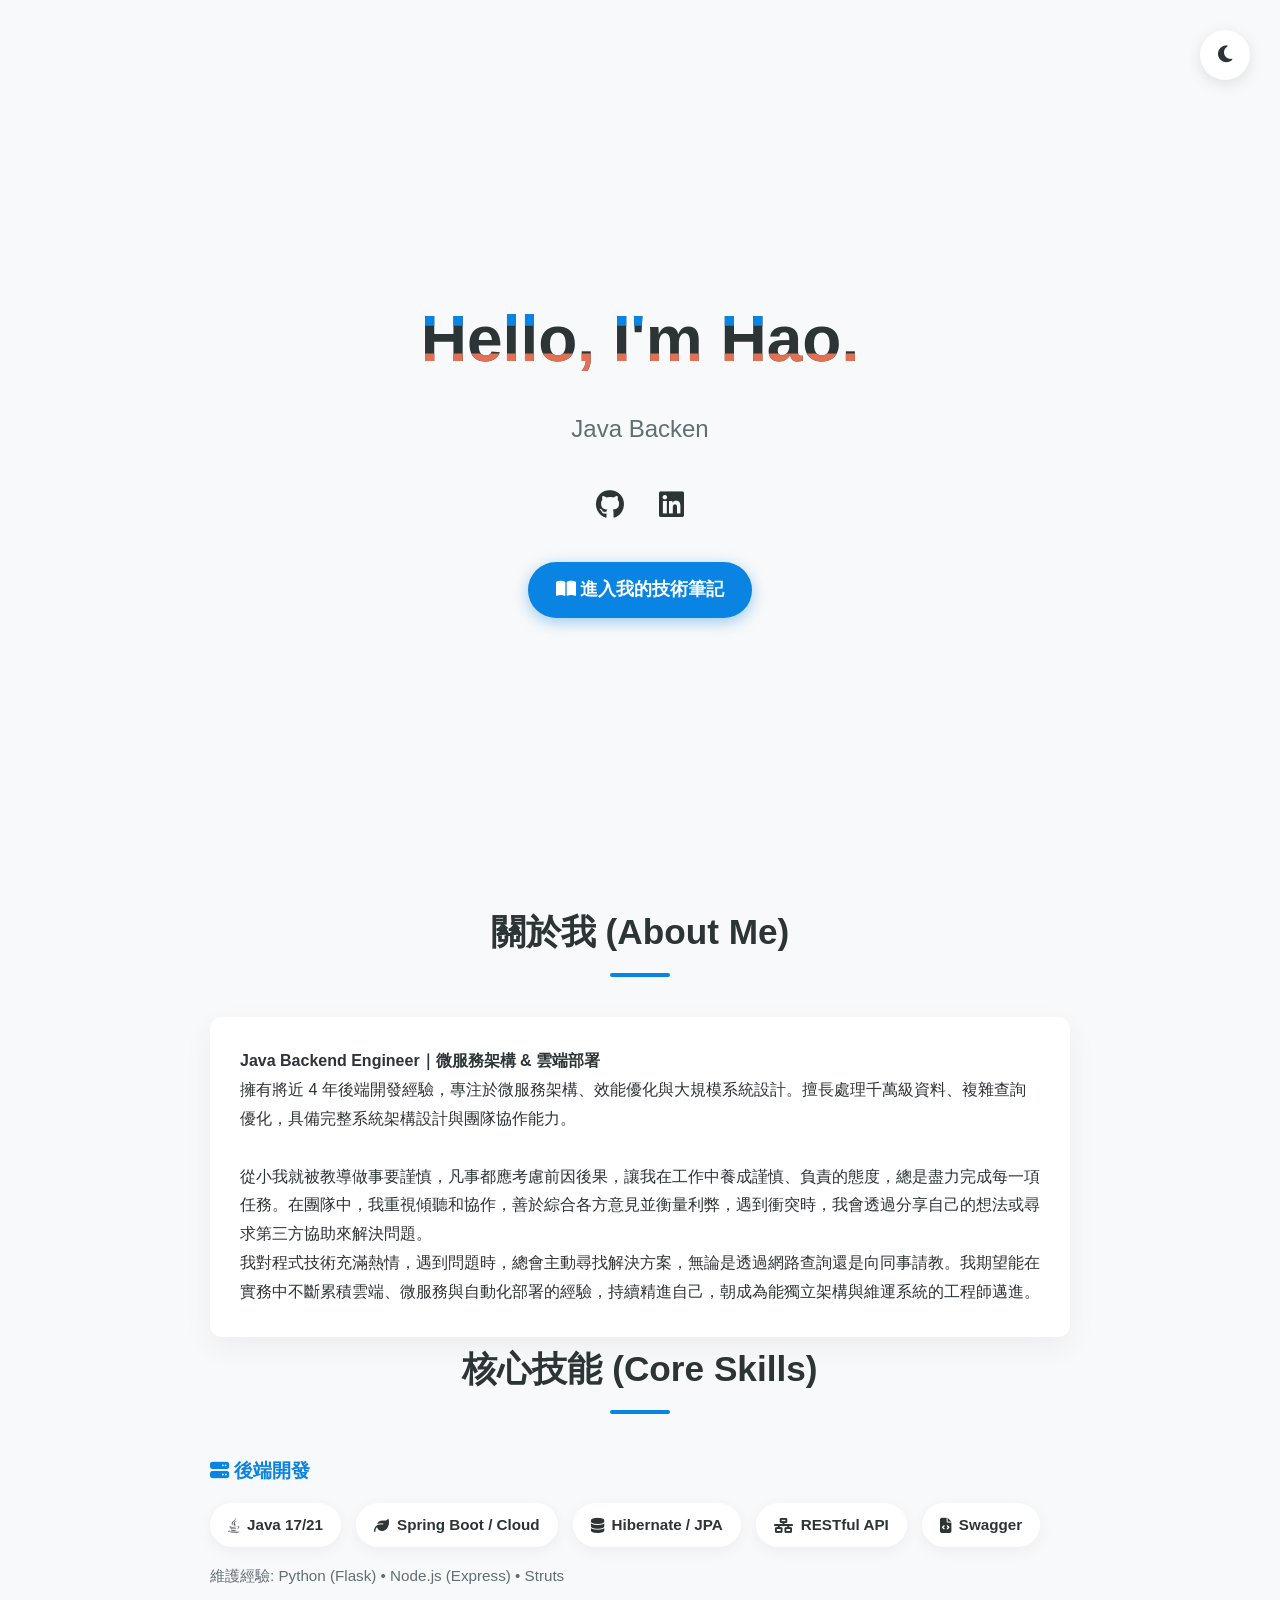
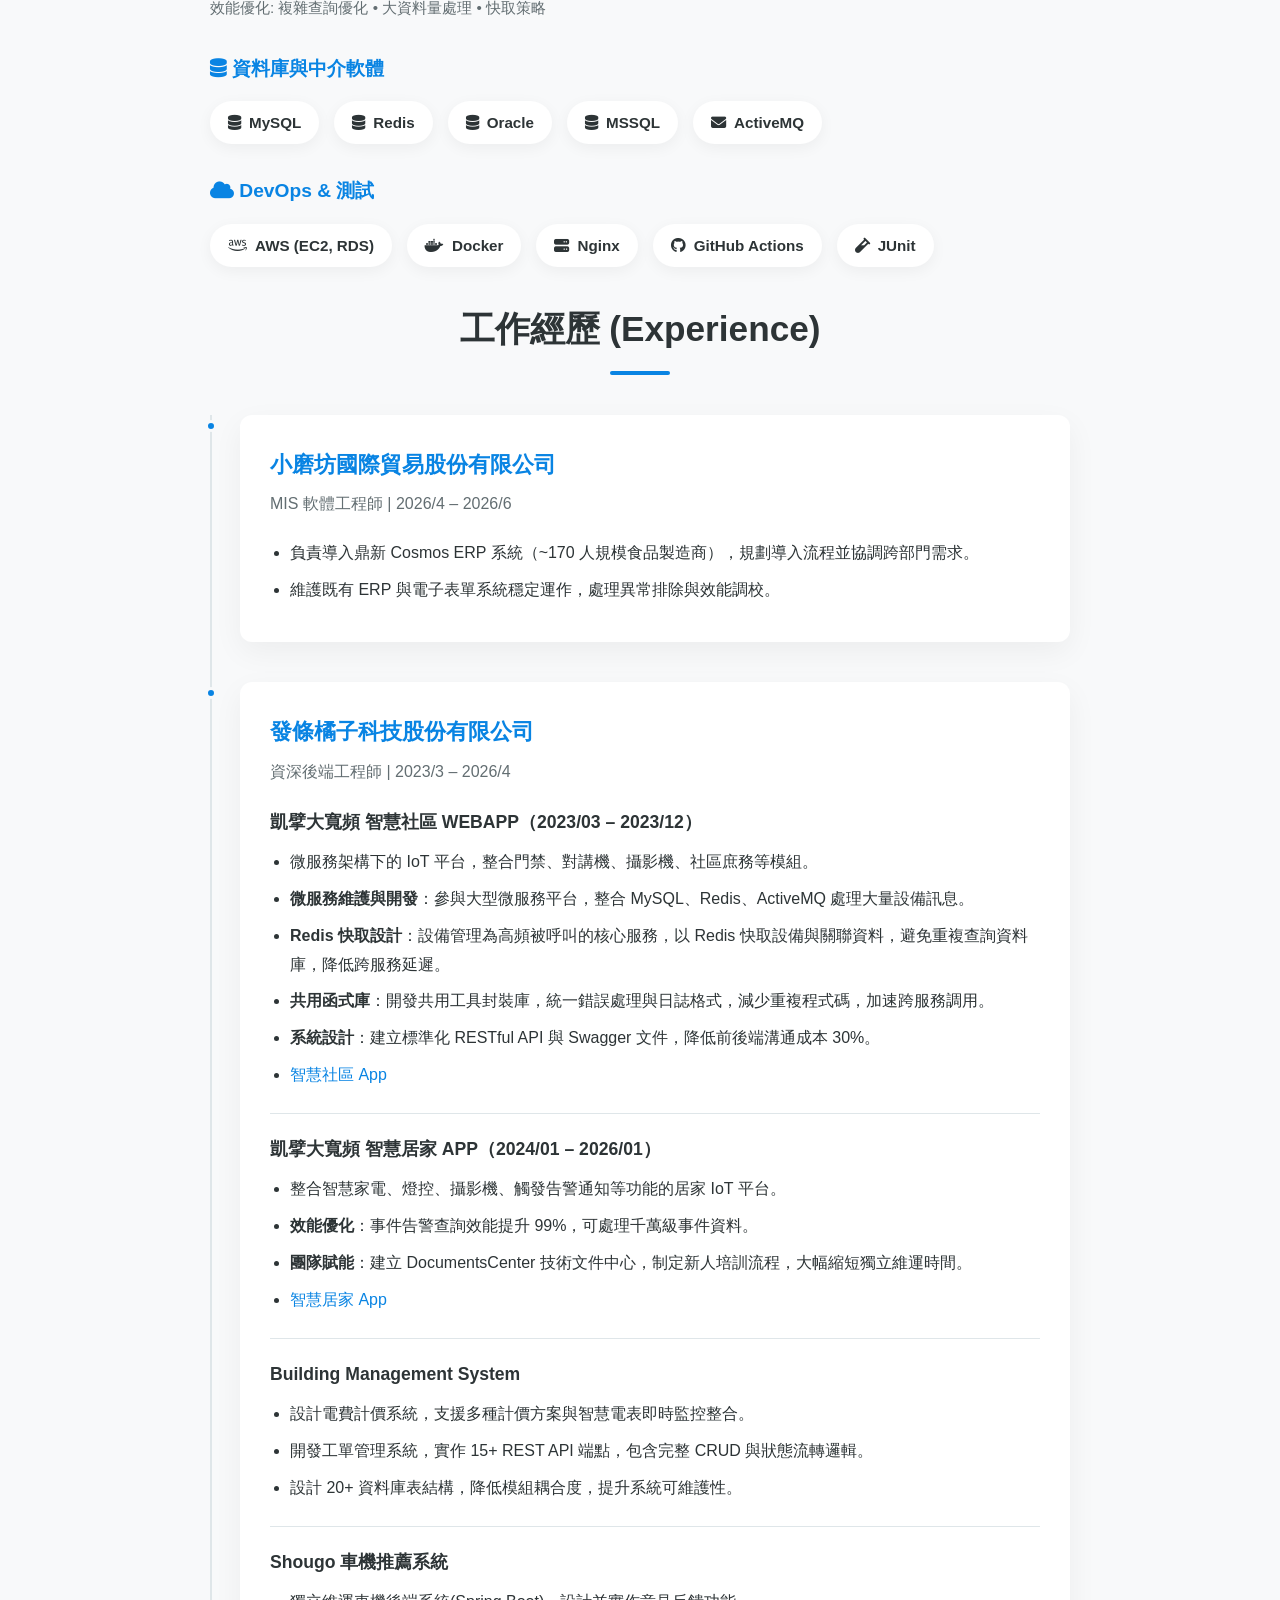
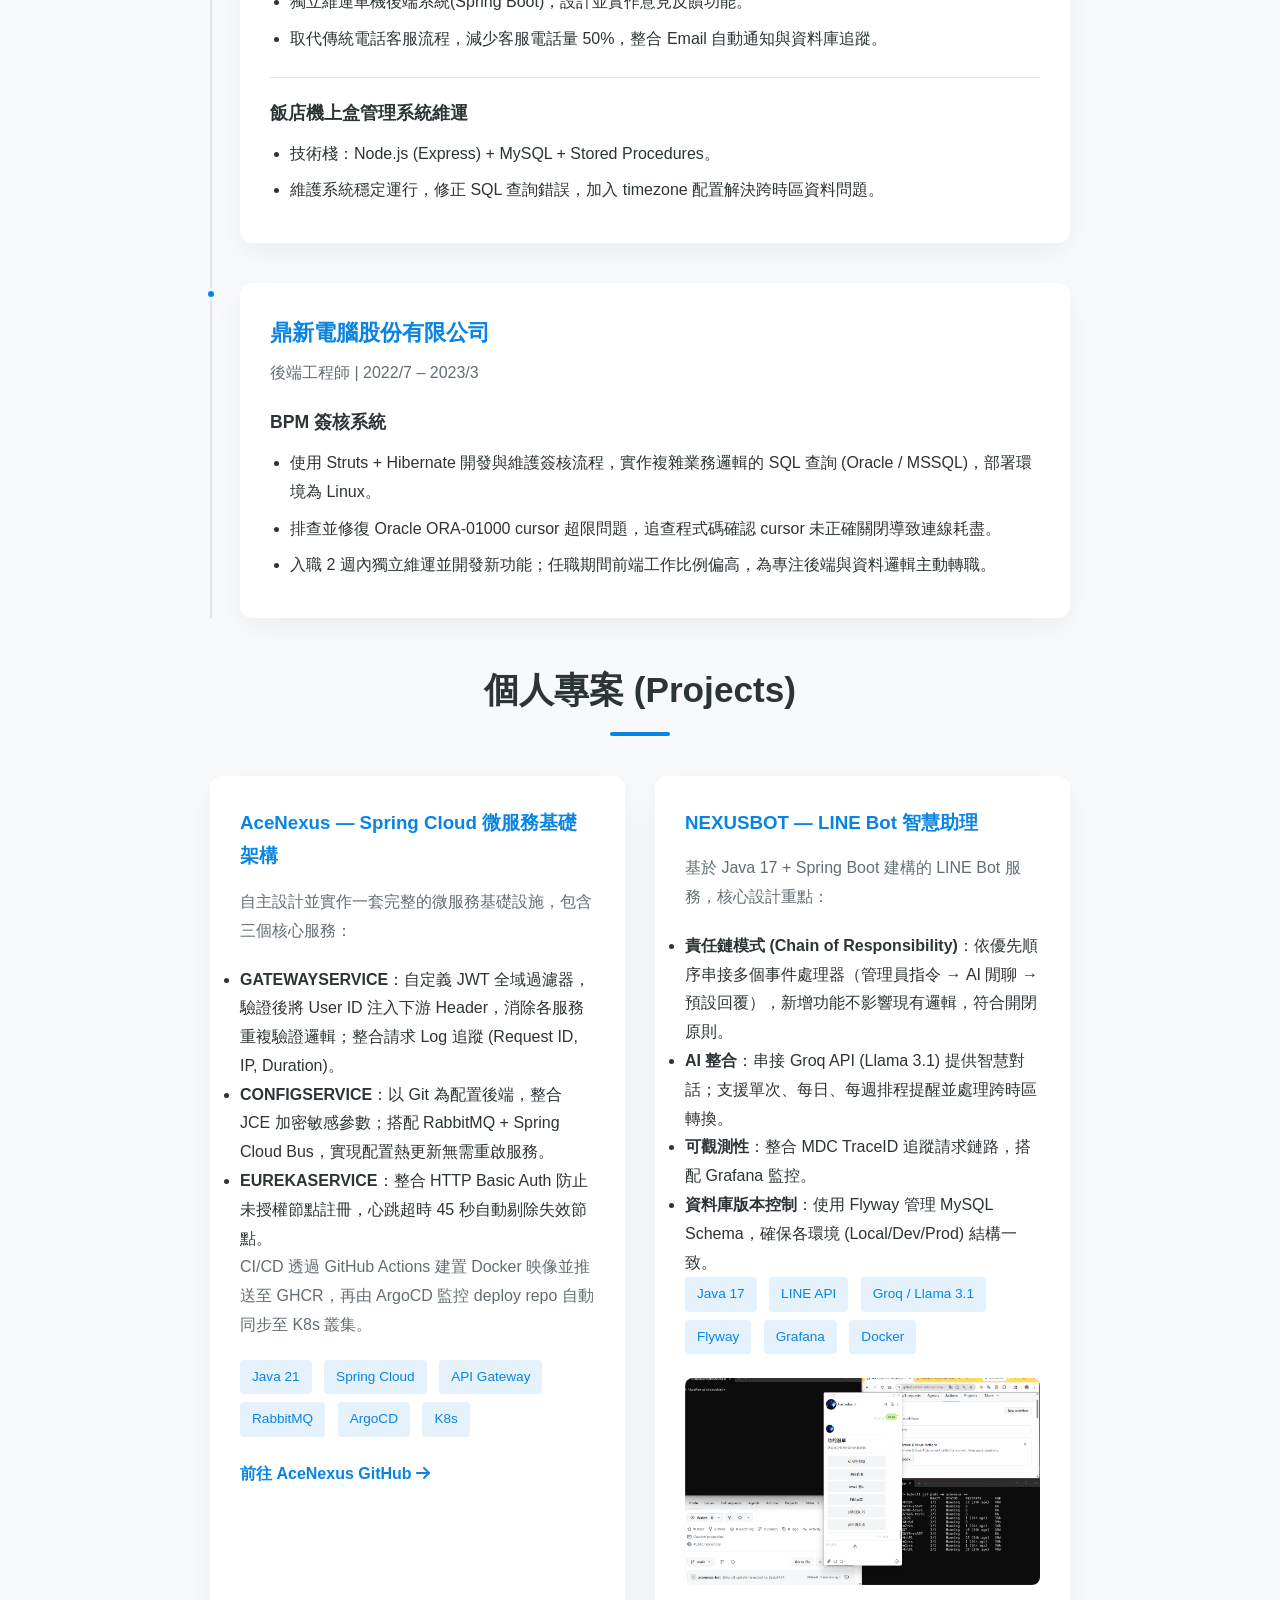
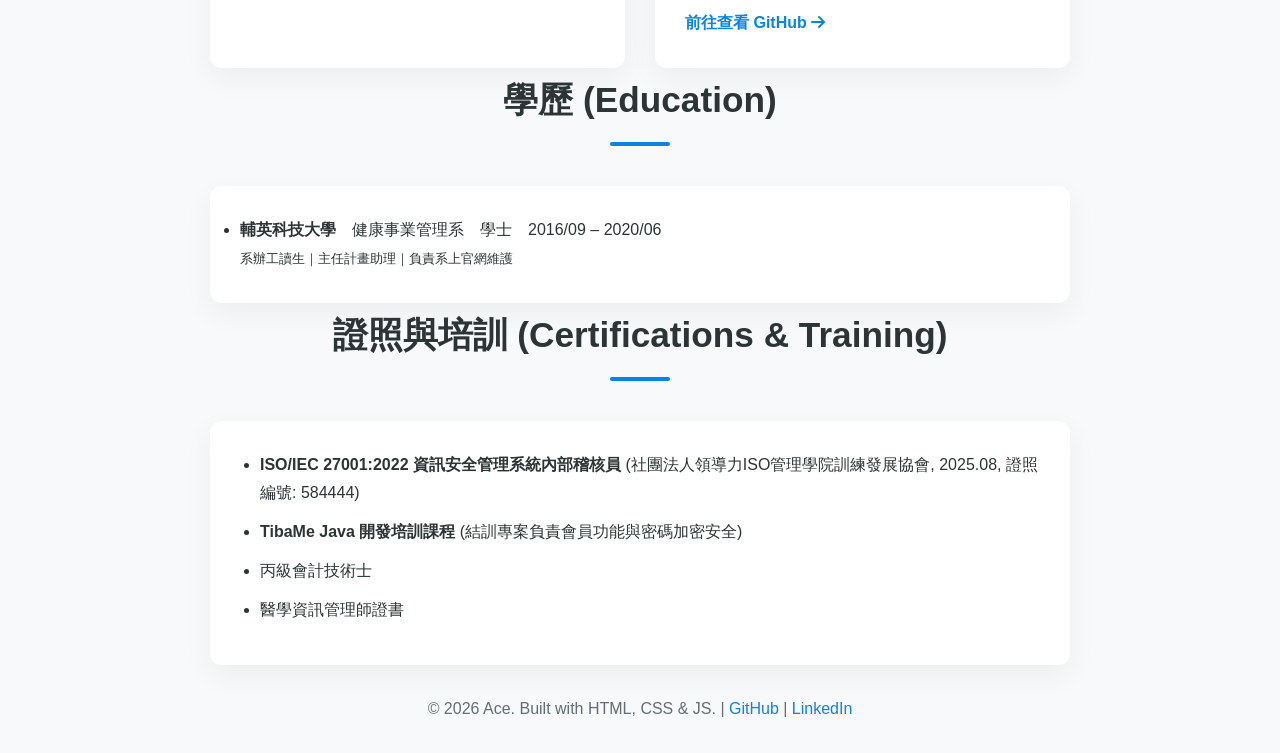
<file: index.html>
<!DOCTYPE html>
<html lang="zh-TW">
<head>
    <meta charset="UTF-8">
    <meta name="viewport" content="width=device-width, initial-scale=1.0">
    <title>Ace | Java Backend Engineer</title>
    <link rel="stylesheet" href="style.css">
    <link rel="stylesheet" href="https://cdnjs.cloudflare.com/ajax/libs/font-awesome/6.4.0/css/all.min.css">
</head>
<body>
    <button id="theme-toggle" class="theme-toggle">
        <i class="fas fa-moon"></i>
    </button>

    <header>
        <div class="container">
            <h1 class="glitch" data-text="Hello, I'm Hao.">Hello, I'm Hao.</h1>
            <p class="typewriter"></p>
            <div class="social-links">
                <a href="https://github.com/AceNexus" target="_blank" title="GitHub"><i class="fab fa-github"></i></a>
                <a href="https://www.linkedin.com/in/min-hao-hsieh-2a2a6435a/" target="_blank" title="LinkedIn"><i class="fab fa-linkedin"></i></a>
            </div>
            <div style="margin-top: 30px;">
                <a href="./notes/index.html" class="notes-btn"><i class="fas fa-book-open"></i> 進入我的技術筆記</a>
            </div>
        </div>
    </header>

    <section id="about" class="container">
        <h2>關於我 (About Me)</h2>
        <div class="card">
            <p><strong>Java Backend Engineer｜微服務架構 & 雲端部署</strong></p>
            <p>擁有將近 4 年後端開發經驗，專注於微服務架構、效能優化與大規模系統設計。擅長處理千萬級資料、複雜查詢優化，具備完整系統架構設計與團隊協作能力。</p>
            <br>
            <p>從小我就被教導做事要謹慎，凡事都應考慮前因後果，讓我在工作中養成謹慎、負責的態度，總是盡力完成每一項任務。在團隊中，我重視傾聽和協作，善於綜合各方意見並衡量利弊，遇到衝突時，我會透過分享自己的想法或尋求第三方協助來解決問題。</p>
            <p>我對程式技術充滿熱情，遇到問題時，總會主動尋找解決方案，無論是透過網路查詢還是向同事請教。我期望能在實務中不斷累積雲端、微服務與自動化部署的經驗，持續精進自己，朝成為能獨立架構與維運系統的工程師邁進。</p>
        </div>
    </section>

    <section id="skills" class="container">
        <h2>核心技能 (Core Skills)</h2>
        <div class="skills-category">
            <h3><i class="fas fa-server"></i> 後端開發</h3>
            <div class="skills-grid">
                <div class="skill-tag"><i class="fab fa-java"></i> Java 17/21</div>
                <div class="skill-tag"><i class="fas fa-leaf"></i> Spring Boot / Cloud</div>
                <div class="skill-tag"><i class="fas fa-database"></i> Hibernate / JPA</div>
                <div class="skill-tag"><i class="fas fa-network-wired"></i> RESTful API</div>
                <div class="skill-tag"><i class="fas fa-file-code"></i> Swagger</div>
            </div>
            <p class="skill-desc">維護經驗: Python (Flask) • Node.js (Express) • Struts</p>
            <p class="skill-desc">效能優化: 複雜查詢優化 • 大資料量處理 • 快取策略</p>
        </div>

        <div class="skills-category">
            <h3><i class="fas fa-database"></i> 資料庫與中介軟體</h3>
            <div class="skills-grid">
                <div class="skill-tag"><i class="fas fa-database"></i> MySQL</div>
                <div class="skill-tag"><i class="fas fa-database"></i> Redis</div>
                <div class="skill-tag"><i class="fas fa-database"></i> Oracle</div>
                <div class="skill-tag"><i class="fas fa-database"></i> MSSQL</div>
                <div class="skill-tag"><i class="fas fa-envelope"></i> ActiveMQ</div>
            </div>
        </div>

        <div class="skills-category">
            <h3><i class="fas fa-cloud"></i> DevOps & 測試</h3>
            <div class="skills-grid">
                <div class="skill-tag"><i class="fab fa-aws"></i> AWS (EC2, RDS)</div>
                <div class="skill-tag"><i class="fab fa-docker"></i> Docker</div>
                <div class="skill-tag"><i class="fas fa-server"></i> Nginx</div>
                <div class="skill-tag"><i class="fab fa-github"></i> GitHub Actions</div>
                <div class="skill-tag"><i class="fas fa-vial"></i> JUnit</div>
            </div>
        </div>
    </section>

    <section id="experience" class="container">
        <h2>工作經歷 (Experience)</h2>

        <div class="timeline">
            <div class="timeline-item">
                <div class="timeline-dot"></div>
                <div class="timeline-content card">
                    <h3>小磨坊國際貿易股份有限公司</h3>
                    <h4>MIS 軟體工程師 | 2026/4 – 2026/6</h4>
                    <div class="exp-project">
                        <ul>
                            <li>負責導入鼎新 Cosmos ERP 系統（~170 人規模食品製造商），規劃導入流程並協調跨部門需求。</li>
                            <li>維護既有 ERP 與電子表單系統穩定運作，處理異常排除與效能調校。</li>
                        </ul>
                    </div>
                </div>
            </div>

            <div class="timeline-item">
                <div class="timeline-dot"></div>
                <div class="timeline-content card">
                    <h3>發條橘子科技股份有限公司</h3>
                    <h4>資深後端工程師 | 2023/3 – 2026/4</h4>
                    
                    <div class="exp-project">
                        <h5>凱擘大寬頻 智慧社區 WEBAPP（2023/03 – 2023/12）</h5>
                        <ul>
                            <li>微服務架構下的 IoT 平台，整合門禁、對講機、攝影機、社區庶務等模組。</li>
                            <li><strong>微服務維護與開發</strong>：參與大型微服務平台，整合 MySQL、Redis、ActiveMQ 處理大量設備訊息。</li>
                            <li><strong>Redis 快取設計</strong>：設備管理為高頻被呼叫的核心服務，以 Redis 快取設備與關聯資料，避免重複查詢資料庫，降低跨服務延遲。</li>
                            <li><strong>共用函式庫</strong>：開發共用工具封裝庫，統一錯誤處理與日誌格式，減少重複程式碼，加速跨服務調用。</li>
                            <li><strong>系統設計</strong>：建立標準化 RESTful API 與 Swagger 文件，降低前後端溝通成本 30%。</li>
                            <li><a href="https://play.google.com/store/apps/details?id=com.kt.homepronew" target="_blank">智慧社區 App</a></li>
                        </ul>
                    </div>

                    <div class="exp-project">
                        <h5>凱擘大寬頻 智慧居家 APP（2024/01 – 2026/01）</h5>
                        <ul>
                            <li>整合智慧家電、燈控、攝影機、觸發告警通知等功能的居家 IoT 平台。</li>
                            <li><strong>效能優化</strong>：事件告警查詢效能提升 99%，可處理千萬級事件資料。</li>
                            <li><strong>團隊賦能</strong>：建立 DocumentsCenter 技術文件中心，制定新人培訓流程，大幅縮短獨立維運時間。</li>
                            <li><a href="https://play.google.com/store/apps/details?id=com.kt.aihome" target="_blank">智慧居家 App</a></li>
                        </ul>
                    </div>
                    
                    <div class="exp-project">
                        <h5>Building Management System</h5>
                        <ul>
                            <li>設計電費計價系統，支援多種計價方案與智慧電表即時監控整合。</li>
                            <li>開發工單管理系統，實作 15+ REST API 端點，包含完整 CRUD 與狀態流轉邏輯。</li>
                            <li>設計 20+ 資料庫表結構，降低模組耦合度，提升系統可維護性。</li>
                        </ul>
                    </div>

                    <div class="exp-project">
                        <h5>Shougo 車機推薦系統</h5>
                        <ul>
                            <li>獨立維運車機後端系統(Spring Boot)，設計並實作意見反饋功能。</li>
                            <li>取代傳統電話客服流程，減少客服電話量 50%，整合 Email 自動通知與資料庫追蹤。</li>
                        </ul>
                    </div>

                    <div class="exp-project">
                        <h5>飯店機上盒管理系統維運</h5>
                        <ul>
                            <li>技術棧：Node.js (Express) + MySQL + Stored Procedures。</li>
                            <li>維護系統穩定運行，修正 SQL 查詢錯誤，加入 timezone 配置解決跨時區資料問題。</li>
                        </ul>
                    </div>
                </div>
            </div>

            <div class="timeline-item">
                <div class="timeline-dot"></div>
                <div class="timeline-content card">
                    <h3>鼎新電腦股份有限公司</h3>
                    <h4>後端工程師 | 2022/7 – 2023/3</h4>
                    <div class="exp-project">
                        <h5>BPM 簽核系統</h5>
                        <ul>
                            <li>使用 Struts + Hibernate 開發與維護簽核流程，實作複雜業務邏輯的 SQL 查詢 (Oracle / MSSQL)，部署環境為 Linux。</li>
                            <li>排查並修復 Oracle ORA-01000 cursor 超限問題，追查程式碼確認 cursor 未正確關閉導致連線耗盡。</li>
                            <li>入職 2 週內獨立維運並開發新功能；任職期間前端工作比例偏高，為專注後端與資料邏輯主動轉職。</li>
                        </ul>
                    </div>
                </div>
            </div>
        </div>
    </section>

    <section id="projects" class="container">
        <h2>個人專案 (Projects)</h2>
        <div class="projects-grid">
            <div class="card project-card">
                <h3>AceNexus — Spring Cloud 微服務基礎架構</h3>
                <p>自主設計並實作一套完整的微服務基礎設施，包含三個核心服務：</p>
                <ul>
                    <li><strong>GATEWAYSERVICE</strong>：自定義 JWT 全域過濾器，驗證後將 User ID 注入下游 Header，消除各服務重複驗證邏輯；整合請求 Log 追蹤 (Request ID, IP, Duration)。</li>
                    <li><strong>CONFIGSERVICE</strong>：以 Git 為配置後端，整合 JCE 加密敏感參數；搭配 RabbitMQ + Spring Cloud Bus，實現配置熱更新無需重啟服務。</li>
                    <li><strong>EUREKASERVICE</strong>：整合 HTTP Basic Auth 防止未授權節點註冊，心跳超時 45 秒自動剔除失效節點。</li>
                </ul>
                <p>CI/CD 透過 GitHub Actions 建置 Docker 映像並推送至 GHCR，再由 ArgoCD 監控 deploy repo 自動同步至 K8s 叢集。</p>
                <div class="tags">
                    <span>Java 21</span>
                    <span>Spring Cloud</span>
                    <span>API Gateway</span>
                    <span>RabbitMQ</span>
                    <span>ArgoCD</span>
                    <span>K8s</span>
                </div>
                <a href="https://github.com/AceNexus" target="_blank" class="project-link">前往 AceNexus GitHub <i class="fas fa-arrow-right"></i></a>
            </div>

            <div class="card project-card">
                <h3>NEXUSBOT — LINE Bot 智慧助理</h3>
                <p>基於 Java 17 + Spring Boot 建構的 LINE Bot 服務，核心設計重點：</p>
                <ul>
                    <li><strong>責任鏈模式 (Chain of Responsibility)</strong>：依優先順序串接多個事件處理器（管理員指令 → AI 閒聊 → 預設回覆），新增功能不影響現有邏輯，符合開閉原則。</li>
                    <li><strong>AI 整合</strong>：串接 Groq API (Llama 3.1) 提供智慧對話；支援單次、每日、每週排程提醒並處理跨時區轉換。</li>
                    <li><strong>可觀測性</strong>：整合 MDC TraceID 追蹤請求鏈路，搭配 Grafana 監控。</li>
                    <li><strong>資料庫版本控制</strong>：使用 Flyway 管理 MySQL Schema，確保各環境 (Local/Dev/Prod) 結構一致。</li>
                </ul>
                <div class="tags">
                    <span>Java 17</span>
                    <span>LINE API</span>
                    <span>Groq / Llama 3.1</span>
                    <span>Flyway</span>
                    <span>Grafana</span>
                    <span>Docker</span>
                </div>
                <img src="images/nexusbot_cicd_1.gif" alt="NEXUSBOT CI/CD 示範" style="width:100%;border-radius:8px;margin-top:16px;">
                <a href="https://github.com/AceNexus/NEXUSBOT" target="_blank" class="project-link">前往查看 GitHub <i class="fas fa-arrow-right"></i></a>
            </div>
        </div>
    </section>

    <section id="education" class="container">
        <h2>學歷 (Education)</h2>
        <div class="card">
            <ul>
                <li><strong>輔英科技大學</strong>　健康事業管理系　學士　2016/09 – 2020/06
                    <br><small>系辦工讀生｜主任計畫助理｜負責系上官網維護</small>
                </li>
            </ul>
        </div>
    </section>

    <section id="certifications" class="container">
        <h2>證照與培訓 (Certifications & Training)</h2>
        <div class="card">
            <ul>
                <li><strong>ISO/IEC 27001:2022 資訊安全管理系統內部稽核員</strong> (社團法人領導力ISO管理學院訓練發展協會, 2025.08, 證照編號: 584444)</li>
                <li><strong>TibaMe Java 開發培訓課程</strong> (結訓專案負責會員功能與密碼加密安全)</li>
                <li>丙級會計技術士</li>
                <li>醫學資訊管理師證書</li>
            </ul>
        </div>
    </section>

    <footer>
        <p>&copy; 2026 Ace. Built with HTML, CSS & JS. | <a href="https://github.com/AceNexus">GitHub</a> | <a href="https://www.linkedin.com/in/min-hao-hsieh-2a2a6435a/">LinkedIn</a></p>
    </footer>

    <script src="script.js"></script>
</body>
</html>
</file>
<file: style.css>
:root {
    --bg-color: #f8f9fa;
    --text-color: #2d3436;
    --card-bg: #ffffff;
    --primary-color: #0984e3;
    --secondary-text: #636e72;
    --border-radius: 12px;
    --transition: 0.3s ease;
    --timeline-color: #dfe6e9;
}

[data-theme="dark"] {
    --bg-color: #121212;
    --text-color: #f1f2f6;
    --card-bg: #1e1e1e;
    --primary-color: #74b9ff;
    --secondary-text: #b2bec3;
    --timeline-color: #2d3436;
}

* {
    margin: 0;
    padding: 0;
    box-sizing: border-box;
}

body {
    font-family: 'Segoe UI', 'Microsoft JhengHei', Tahoma, Geneva, Verdana, sans-serif;
    background-color: var(--bg-color);
    color: var(--text-color);
    line-height: 1.8;
    transition: background-color var(--transition), color var(--transition);
}

.container {
    max-width: 900px;
    margin: 0 auto;
    padding: 0 20px;
}

header {
    height: 100vh;
    display: flex;
    align-items: center;
    justify-content: center;
    text-align: center;
}

h1 {
    font-size: 4rem;
    margin-bottom: 10px;
}

/* Glitch Effect */
.glitch {
    position: relative;
}

.glitch::before,
.glitch::after {
    content: attr(data-text);
    position: absolute;
    top: 0;
    left: 0;
    width: 100%;
    height: 100%;
    pointer-events: none;
}

.glitch::before {
    color: var(--primary-color);
    clip-path: polygon(0 0, 100% 0, 100% 38%, 0 38%);
    animation: glitch-top 4s infinite;
}

.glitch::after {
    color: #e17055;
    clip-path: polygon(0 62%, 100% 62%, 100% 100%, 0 100%);
    animation: glitch-bottom 4s infinite;
}

@keyframes glitch-top {
    0%, 88%, 100% { transform: translate(0); opacity: 0; }
    90%           { transform: translate(-4px, -2px); opacity: 1; }
    92%           { transform: translate(4px, 0);  opacity: 1; }
    94%           { transform: translate(-2px, 1px); opacity: 1; }
    96%           { transform: translate(0); opacity: 0; }
}

@keyframes glitch-bottom {
    0%, 88%, 100% { transform: translate(0); opacity: 0; }
    91%           { transform: translate(4px, 2px);  opacity: 1; }
    93%           { transform: translate(-4px, 0); opacity: 1; }
    95%           { transform: translate(2px, -1px); opacity: 1; }
    97%           { transform: translate(0); opacity: 0; }
}

.typewriter {
    font-size: 1.5rem;
    color: var(--secondary-text);
    min-height: 2.4rem;
    margin-bottom: 30px;
}

.social-links a {
    color: var(--text-color);
    font-size: 1.8rem;
    margin: 0 15px;
    transition: color var(--transition), transform var(--transition);
}

.social-links a:hover {
    color: var(--primary-color);
    transform: translateY(-5px);
}

.notes-btn {
    display: inline-block;
    padding: 12px 28px;
    background-color: var(--primary-color);
    color: #ffffff !important;
    text-decoration: none;
    border-radius: 50px;
    font-weight: bold;
    font-size: 1.1rem;
    transition: background-color var(--transition), transform var(--transition);
    box-shadow: 0 4px 15px rgba(9, 132, 227, 0.4);
}

.notes-btn:hover {
    background-color: #0056b3;
    transform: translateY(-3px);
    box-shadow: 0 6px 20px rgba(9, 132, 227, 0.6);
}

[data-theme="dark"] .notes-btn:hover {
    background-color: #0984e3;
}

section {
    padding: 60px 0;
}

h2 {
    font-size: 2.2rem;
    margin-bottom: 40px;
    text-align: center;
    position: relative;
}

h2::after {
    content: '';
    display: block;
    width: 60px;
    height: 4px;
    background: var(--primary-color);
    margin: 10px auto 0;
    border-radius: 2px;
}

.card {
    background: var(--card-bg);
    padding: 30px;
    border-radius: var(--border-radius);
    box-shadow: 0 10px 30px rgba(0, 0, 0, 0.05);
    transition: transform var(--transition), box-shadow var(--transition);
}

.card:hover {
    transform: translateY(-2px);
    box-shadow: 0 15px 40px rgba(0, 0, 0, 0.1);
}

/* Skills Section */
.skills-category {
    margin-bottom: 30px;
}

.skills-category h3 {
    margin-bottom: 15px;
    color: var(--primary-color);
    font-size: 1.2rem;
}

.skills-grid {
    display: flex;
    flex-wrap: wrap;
    gap: 15px;
    margin-bottom: 15px;
}

.skill-tag {
    background: var(--card-bg);
    padding: 8px 18px;
    border-radius: 50px;
    font-weight: 600;
    font-size: 0.95rem;
    box-shadow: 0 4px 15px rgba(0, 0, 0, 0.05);
    display: flex;
    align-items: center;
    gap: 8px;
    transition: transform var(--transition);
}

.skill-tag:hover {
    transform: scale(1.05);
    color: var(--primary-color);
}

.skill-desc {
    color: var(--secondary-text);
    font-size: 0.95rem;
    margin-top: 5px;
}

/* Timeline Experience */
.timeline {
    position: relative;
    padding-left: 30px;
}

.timeline::before {
    content: '';
    position: absolute;
    left: 0;
    top: 0;
    bottom: 0;
    width: 2px;
    background: var(--timeline-color);
}

.timeline-item {
    position: relative;
    margin-bottom: 40px;
}

.timeline-dot {
    position: absolute;
    left: -35px;
    top: 5px;
    width: 12px;
    height: 12px;
    border-radius: 50%;
    background: var(--primary-color);
    border: 3px solid var(--bg-color);
}

.timeline-content h3 {
    color: var(--primary-color);
    font-size: 1.4rem;
    margin-bottom: 5px;
}

.timeline-content h4 {
    color: var(--secondary-text);
    font-weight: 500;
    margin-bottom: 20px;
    font-size: 1rem;
}

.exp-project {
    margin-bottom: 20px;
    padding-bottom: 15px;
    border-bottom: 1px solid var(--timeline-color);
}

.exp-project:last-child {
    border-bottom: none;
    margin-bottom: 0;
    padding-bottom: 0;
}

.exp-project h5 {
    font-size: 1.1rem;
    margin-bottom: 10px;
    color: var(--text-color);
}

.exp-project ul {
    padding-left: 20px;
    color: var(--text-color);
}

.exp-project ul li {
    margin-bottom: 8px;
}

.exp-project a {
    color: var(--primary-color);
    text-decoration: none;
}

.exp-project a:hover {
    text-decoration: underline;
}

/* Projects Section */
.projects-grid {
    display: grid;
    grid-template-columns: repeat(auto-fit, minmax(300px, 1fr));
    gap: 30px;
}

.project-card h3 {
    margin-bottom: 15px;
    color: var(--primary-color);
}

.project-card p {
    color: var(--secondary-text);
    margin-bottom: 20px;
}

.project-link {
    display: inline-block;
    margin-top: 15px;
    color: var(--primary-color);
    text-decoration: none;
    font-weight: bold;
    transition: transform 0.2s;
}

.project-link:hover {
    transform: translateX(5px);
}

.tags span {
    display: inline-block;
    background: rgba(9, 132, 227, 0.1);
    color: var(--primary-color);
    padding: 5px 12px;
    border-radius: 4px;
    font-size: 0.85rem;
    margin-right: 8px;
    margin-bottom: 8px;
}

[data-theme="dark"] .tags span {
    background: rgba(116, 185, 255, 0.1);
}

/* Certifications */
#certifications ul {
    padding-left: 20px;
}

#certifications li {
    margin-bottom: 10px;
}

footer {
    text-align: center;
    padding: 30px 0;
    color: var(--secondary-text);
}

footer a {
    color: var(--primary-color);
    text-decoration: none;
}

.theme-toggle {
    position: fixed;
    top: 30px;
    right: 30px;
    background: var(--card-bg);
    border: none;
    width: 50px;
    height: 50px;
    border-radius: 50%;
    cursor: pointer;
    box-shadow: 0 4px 15px rgba(0, 0, 0, 0.1);
    color: var(--text-color);
    font-size: 1.2rem;
    z-index: 1000;
    transition: transform var(--transition);
}

.theme-toggle:hover {
    transform: rotate(30deg);
}

@media (max-width: 768px) {
    h1 { font-size: 3rem; }
    .typewriter { font-size: 1.2rem; }
    .timeline::before { left: 15px; }
    .timeline-dot { left: -20px; }
    .timeline { padding-left: 45px; }
}
</file>
